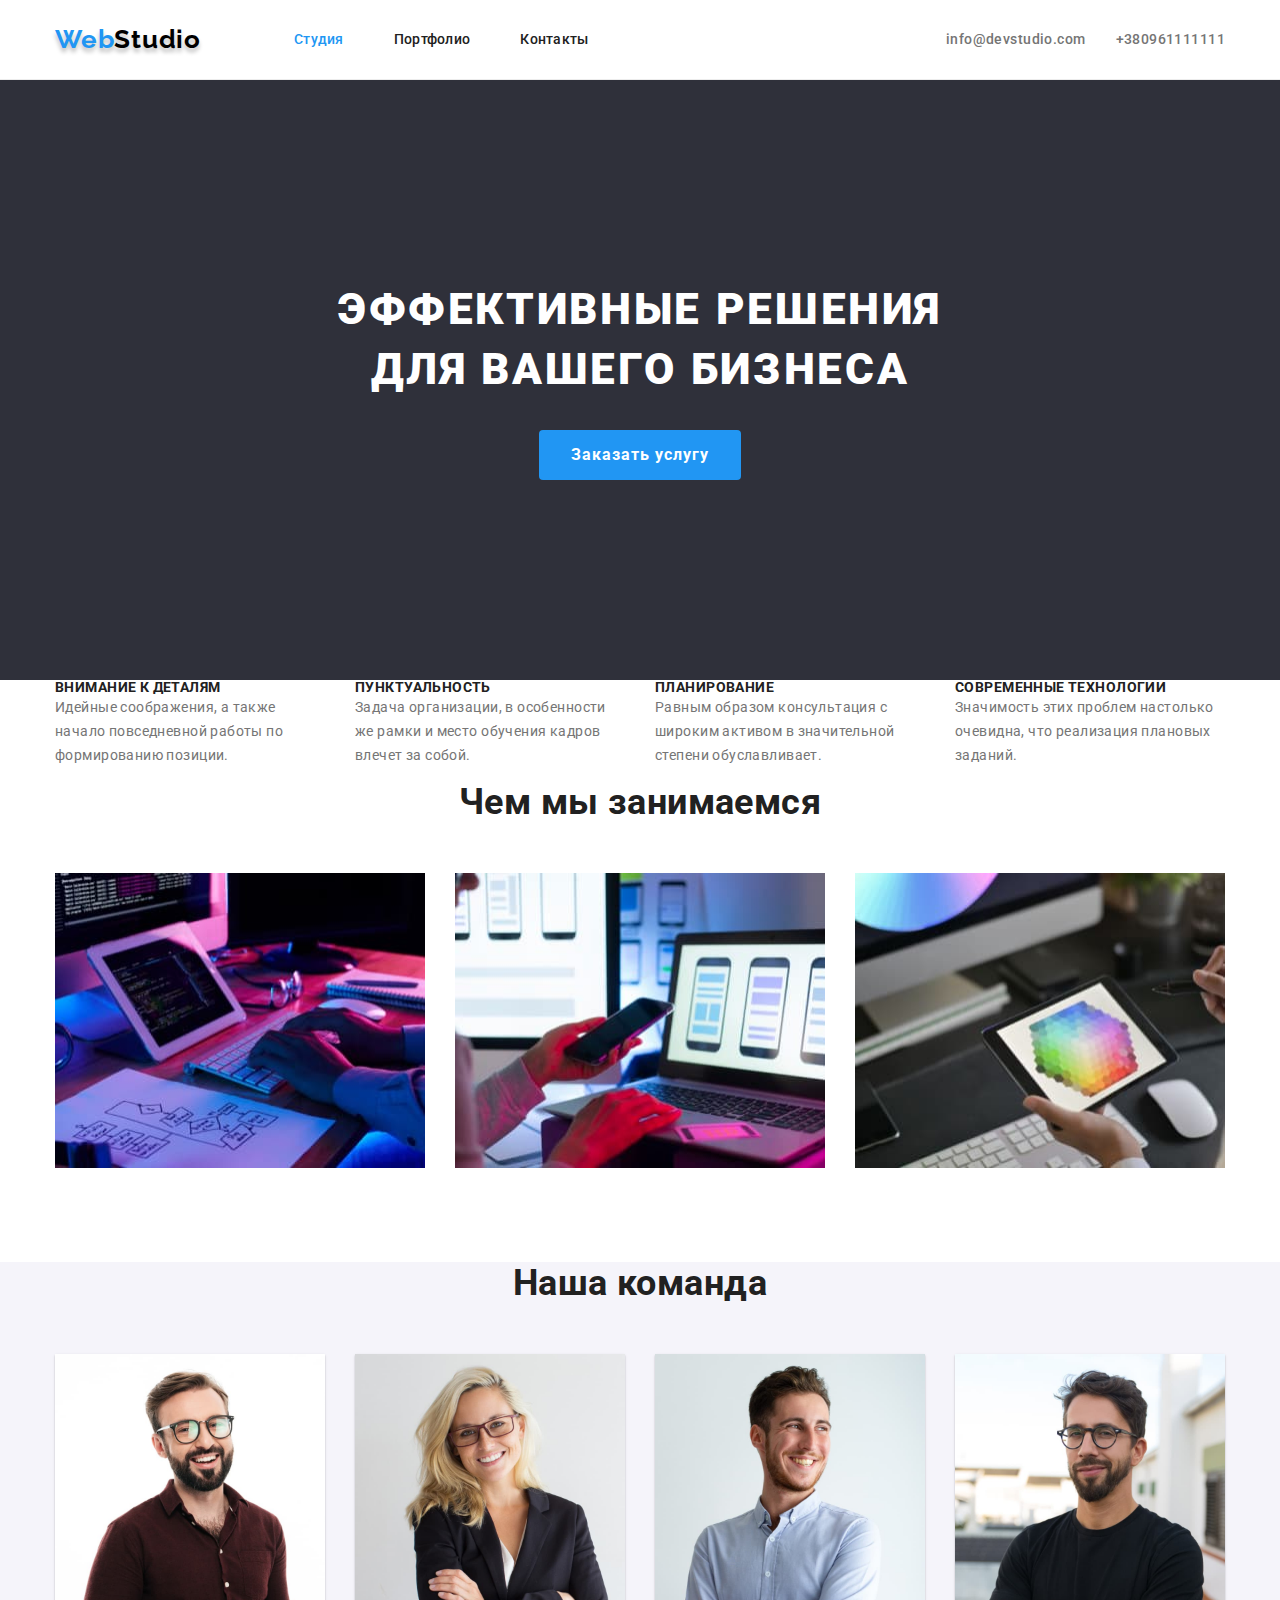
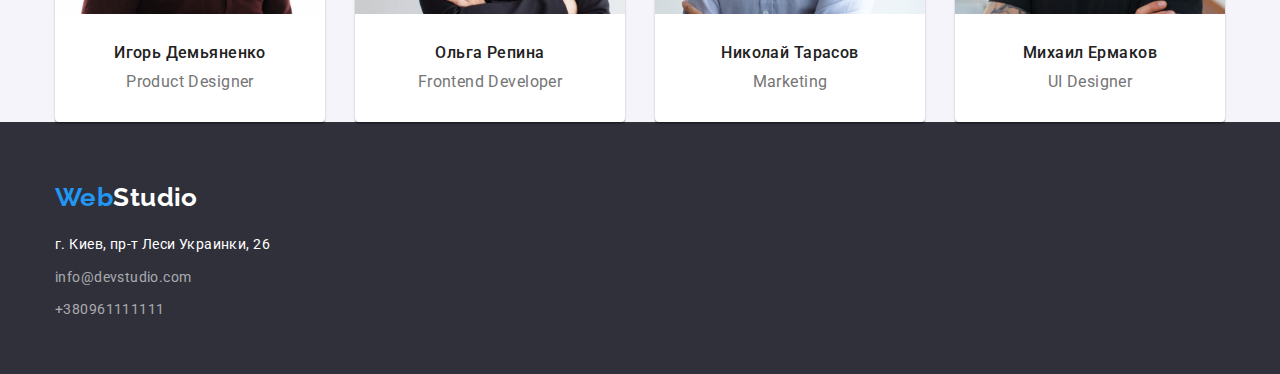
<file: index.html>
<!DOCTYPE html>
<html lang="ru">
  <head>
    <meta charset="UTF-8" />
    <meta http-equiv="X-UA-Compatible" content="IE=edge" />
    <meta name="viewport" content="width=device-width, initial-scale=1.0" />
    <title>ДЗ3</title>
    <link rel="preconnect" href="https://fonts.googleapis.com" />
    <link rel="preconnect" href="https://fonts.gstatic.com" crossorigin />
    <link
      href="https://fonts.googleapis.com/css2?family=Raleway:wght@700&family=Roboto:wght@400;500;700;900&display=swap"
      rel="stylesheet"
    />
    <link
      rel="stylesheet"
      href="https://cdn.jsdelivr.net/npm/modern-normalize@1.1.0/modern-normalize.min.css"
    />
    <link rel="stylesheet" href="./css/styles.css" />
  </head>
  <body>
    <!-- HEADER -->
    <header class="header">
      <div class="container page-header-container">
        <nav class="main-nav">
          <a href="./index.html" lang="en" class="logotype link"> Web<span>Studio</span> </a>
          <ul class="menu list">
            <li class="menu-item">
              <a class="menu-link link current" href="./index.html">Студия</a>
            </li>
            <li class="menu-item">
              <a class="menu-link link" href="./portfolio.html">Портфолио</a>
            </li>
            <li class="menu-item">
              <a class="menu-link link" href="">Контакты</a>
            </li>
          </ul>
        </nav>
        <ul class="contacts-list">
          <li class="contacts-item list">
            <a class="contacts-link link" href="mailto:info@devstudio.com">info@devstudio.com</a>
          </li>
          <li class="contacts-item list">
            <a class="contacts-link link" href="tel:+380961111111">+380961111111</a>
          </li>
        </ul>
      </div>
    </header>

    <!-- MAIN -->
    <main>
      <!--HERO-->
      <section class="hero section">
        <div class="container">
          <h1 class="hero-title">ЭФФЕКТИВНЫЕ РЕШЕНИЯ ДЛЯ ВАШЕГО БИЗНЕСА</h1>
          <button class="model-btn" type="button">Заказать услугу</button>
        </div>
      </section>

      <!--  advantages -->
      <section class="advantages section">
        <div class="container">
          <h2 class="advantages-main-title">Преимущества компании</h2>
          <ul class="advantages-list">
            <li class="advantages-item list">
              <h3 class="advantages-title">Внимание к деталям</h3>
              <p class="advantages-text">
                Идейные соображения, а также начало повседневной работы по формированию позиции.
              </p>
            </li>
            <li class="advantages-item list">
              <h3 class="advantages-title">Пунктуальность</h3>
              <p class="advantages-text">
                Задача организации, в особенности же рамки и место обучения кадров влечет за собой.
              </p>
            </li>
            <li class="advantages-item list">
              <h3 class="advantages-title">Планирование</h3>
              <p class="advantages-text">
                Равным образом консультация с широким активом в значительной степени обуславливает.
              </p>
            </li>
            <li class="advantages-item list">
              <h3 class="advantages-title">Современные технологии</h3>
              <p class="advantages-text">
                Значимость этих проблем настолько очевидна, что реализация плановых заданий.
              </p>
            </li>
          </ul>
        </div>
      </section>

      <!-- ABOUT -->
      <section class="about section">
        <div class="container">
          <h2 class="section-title">Чем мы занимаемся</h2>
          <ul class="about-list">
            <li class="about-item list">
              <img
                src="./images/img2.jpg"
                alt="разработка новых приложений"
                width="370"
                height="295"
              />
            </li>
            <li class="about-item list">
              <img src="./images/img3.jpg" alt="оформление" width="370" height="295" />
            </li>
            <li class="about-item list">
              <img src="./images/img1.jpg" alt="дизайн" width="370" height="295" />
            </li>
          </ul>
        </div>
      </section>

      <!-- EMPLOYEES -->
      <section class="employees section">
        <div class="container">
          <h2 class="section-title">Наша команда</h2>
          <ul class="employees-list">
            <li class="employees-item list border">
              <img src="./images/team1.jpg" alt="Сотрудник компании" width="270" height="260" />
              <h3 class="employees-secondary-title">Игорь Демьяненко</h3>
              <p class="employees-text" lang="en">Product Designer</p>
            </li>
            <li class="employees-item list border">
              <img src="./images/team2.jpg" alt="Сотрудник компании" width="270" height="260" />
              <h3 class="employees-secondary-title">Ольга Репина</h3>
              <p class="employees-text" lang="en">Frontend Developer</p>
            </li>
            <li class="employees-item list border">
              <img src="./images/team3.jpg" alt="Сотрудник компании" width="270" height="260" />
              <h3 class="employees-secondary-title">Николай Тарасов</h3>
              <p class="employees-text" lang="en">Marketing</p>
            </li>
            <li class="employees-item list border">
              <img src="./images/team4.jpg" alt="Сотрудник компании" width="270" height="260" />
              <h3 class="employees-secondary-title">Михаил Ермаков</h3>
              <p class="employees-text" lang="en">UI Designer</p>
            </li>
          </ul>
        </div>
      </section>
    </main>

    <!-- footer -->
    <footer class="footer">
      <div class="container">
        <a class="footer-logo link" href="./index.html" lang="en">Web<span>Studio</span></a>
        <address class="address">
          <ul class="footer-list">
            <li class="footer-item list">
              <a
                class="footer-link-map link"
                href="https://goo.gl/maps/3SvgbaE1MrVSddgA9"
                target="_blank"
                >г. Киев, пр-т Леси Украинки, 26</a
              >
            </li>
            <li class="footer-item list">
              <a class="footer-link link" href="mailto:info@devstudio.com">info@devstudio.com</a>
            </li>
            <li class="footer-item list">
              <a class="footer-link link" href="tel:+380961111111">+380961111111</a>
            </li>
          </ul>
        </address>
      </div>
    </footer>
  </body>
</html>
</file>
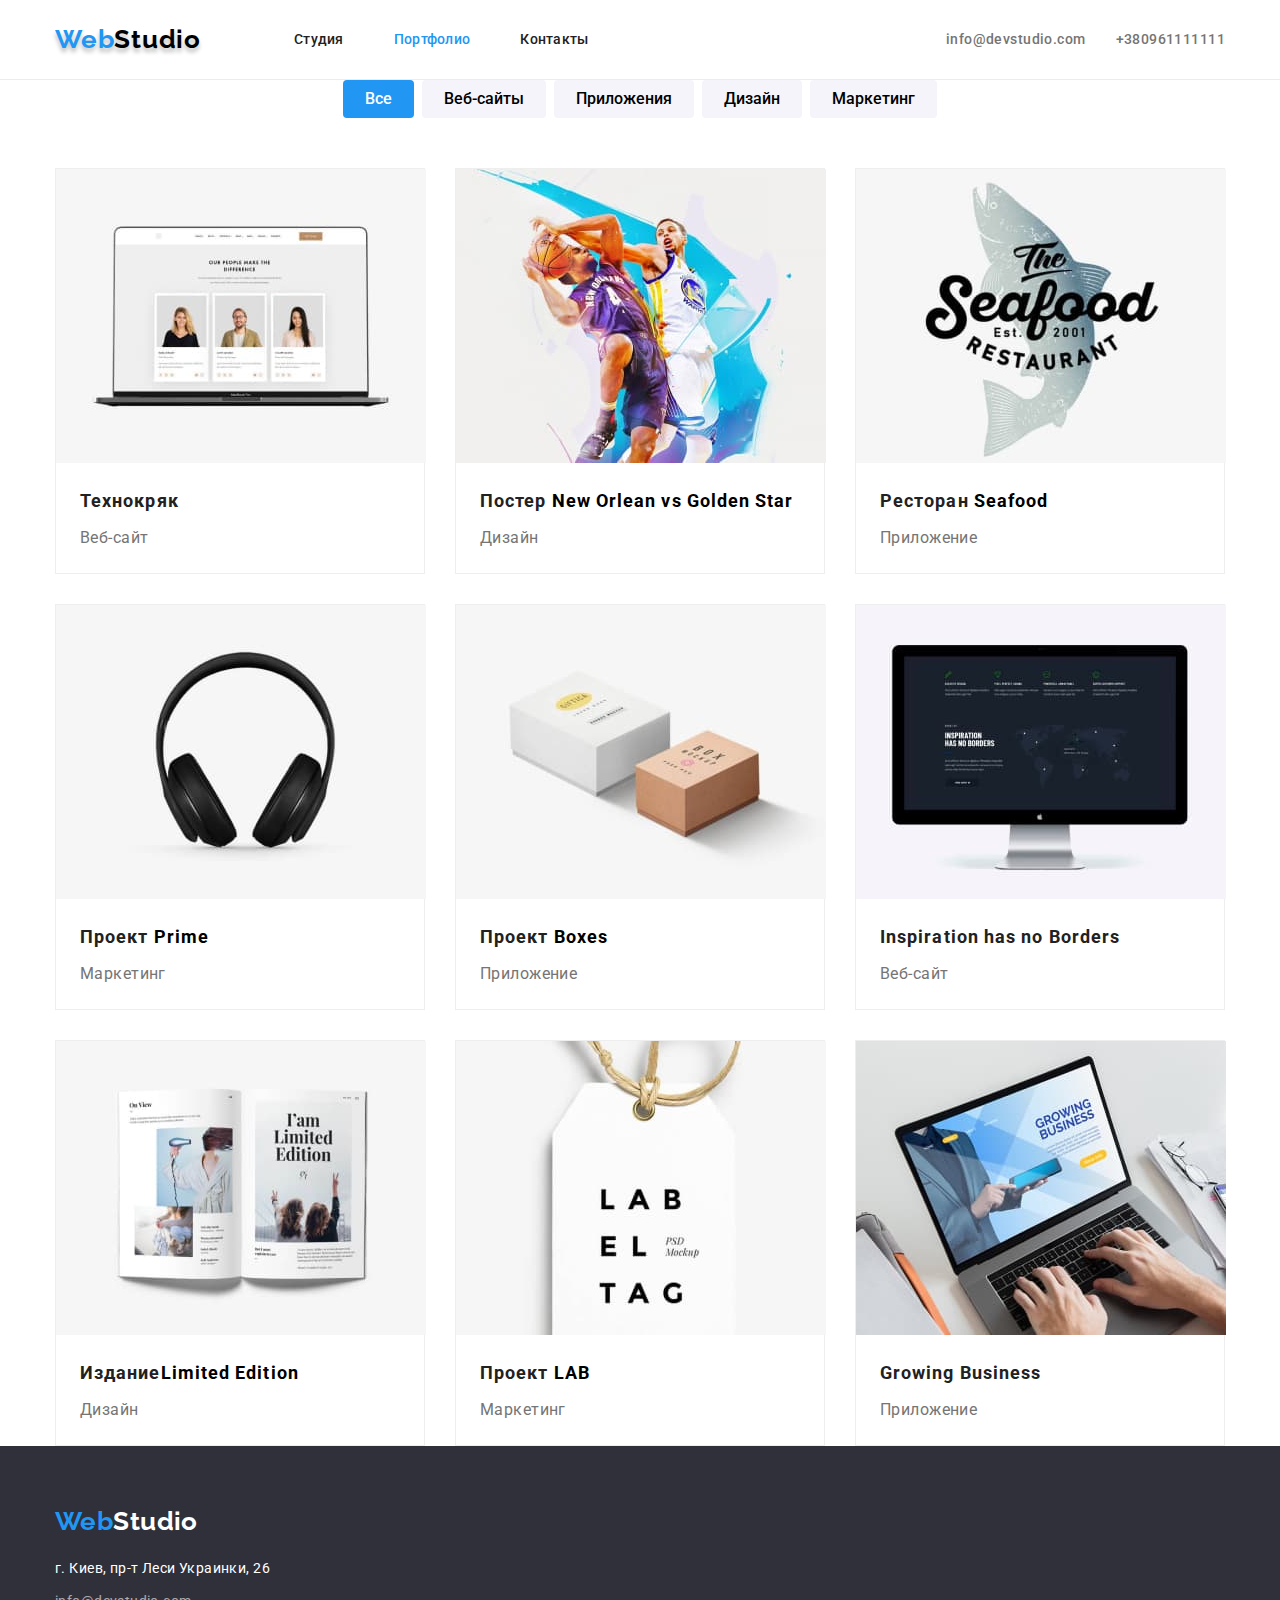
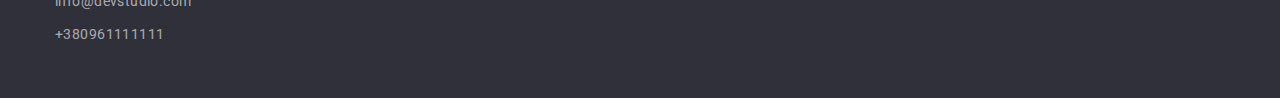
<file: portfolio.html>
<!DOCTYPE html>
<html lang="ru">
  <head>
    <meta charset="UTF-8" />
    <meta http-equiv="X-UA-Compatible" content="IE=edge" />
    <meta name="viewport" content="width=device-width, initial-scale=1.0" />
    <title>ДЗ3</title>
    <link rel="preconnect" href="https://fonts.googleapis.com" />
    <link rel="preconnect" href="https://fonts.gstatic.com" crossorigin />
    <link
      href="https://fonts.googleapis.com/css2?family=Raleway:wght@700&family=Roboto:wght@400;500;700;900&display=swap"
      rel="stylesheet"
    />
    <link
      rel="stylesheet"
      href="https://cdn.jsdelivr.net/npm/modern-normalize@1.1.0/modern-normalize.min.css"
    />
    <link rel="stylesheet" href="./css/styles.css" />
  </head>
  <body>
    <!-- HEADER -->
    <header class="header">
      <div class="container page-header-container">
        <nav class="main-nav">
          <a href="./index.html" lang="en" class="logotype link"> Web<span>Studio</span> </a>
          <ul class="menu list">
            <li class="menu-item">
              <a class="menu-link link" href="./index.html">Студия</a>
            </li>
            <li class="menu-item">
              <a class="menu-link link current" href="./portfolio.html">Портфолио</a>
            </li>
            <li class="menu-item">
              <a class="menu-link link" href="">Контакты</a>
            </li>
          </ul>
        </nav>
        <ul class="contacts-list">
          <li class="contacts-item list link-mail">
            <a class="contacts-link link" href="mailto:info@devstudio.com">info@devstudio.com</a>
          </li>
          <li class="contacts-item list">
            <a class="contacts-link link" href="tel:+380961111111">+380961111111</a>
          </li>
        </ul>
      </div>
    </header>

    <!-- MAIN -->
    <main>
      <section class="radio-btn section">
        <div class="container">
          <h1 class="btn-title">Портфолио робот</h1>
          <ul class="btn-list list">
            <li class="btn-item">
              <button type="button" class="page-btn current">Все</button>
            </li>
            <li class="btn-item">
              <button type="button" class="page-btn">Веб-сайты</button>
            </li>
            <li class="btn-item">
              <button type="button" class="page-btn">Приложения</button>
            </li>
            <li class="btn-item">
              <button type="button" class="page-btn">Дизайн</button>
            </li>
            <li class="btn-item">
              <button type="button" class="page-btn">Маркетинг</button>
            </li>
          </ul>

          <!-- ABOUT  -->

          <ul class="about-portfolio-list">
            <li class="about-portfolio-item list">
              <img src="./images/Portfolio/1.jpg" alt="Веб-сайт" weight="370" height="294" />
              <h2 class="portfolio-title">Технокряк</h2>
              <p class="portfolio-text">Веб-сайт</p>
            </li>

            <li class="about-portfolio-item list">
              <img src="./images/Portfolio/2.jpg" alt="Дизайн" width="370" height="294" />
              <h2 class="portfolio-title">
                Постер <span lang="en">New Orlean vs Golden Star</span>
              </h2>
              <p class="portfolio-text">Дизайн</p>
            </li>

            <li class="about-portfolio-item list">
              <img src="./images/Portfolio/3.jpg" alt="Приложение" width="370" height="294" />
              <h2 class="portfolio-title">Ресторан <span lang="en">Seafood</span></h2>
              <p class="portfolio-text">Приложение</p>
            </li>

            <li class="about-portfolio-item list">
              <img src="./images/Portfolio/4.jpg" alt="Маркетинг" width="370" height="294" />
              <h2 class="portfolio-title">Проект <span lang="en">Prime</span></h2>
              <p class="portfolio-text">Маркетинг</p>
            </li>

            <li class="about-portfolio-item list">
              <img src="./images/Portfolio/5.jpg" alt="Приложение" width="370" height="294" />
              <h2 class="portfolio-title">Проект <span lang="en">Boxes</span></h2>
              <p class="portfolio-text">Приложение</p>
            </li>

            <li class="about-portfolio-item list">
              <img src="./images/Portfolio/6.jpg" alt="Веб-сайт" width="370" height="294" />
              <h2 lang="en" class="portfolio-title">Inspiration has no Borders</h2>
              <p class="portfolio-text">Веб-сайт</p>
            </li>

            <li class="about-portfolio-item list">
              <img src="./images/Portfolio/7.jpg" alt="Дизайн" width="370" height="294" />
              <h2 class="portfolio-title">Издание<span lang="en">Limited Edition</span></h2>
              <p class="portfolio-text">Дизайн</p>
            </li>

            <li class="about-portfolio-item list">
              <img src="./images/Portfolio/8.jpg" alt="Маркетинг" width="370" height="294" />
              <h2 class="portfolio-title">Проект <span lang="en">LAB</span></h2>
              <p class="portfolio-text">Маркетинг</p>
            </li>

            <li class="about-portfolio-item list">
              <img src="./images/Portfolio/9.jpg" alt="Приложение" width="370" height="294" />
              <h2 lang="en" class="portfolio-title">Growing Business</h2>
              <p class="portfolio-text">Приложение</p>
            </li>
          </ul>
        </div>
      </section>
    </main>
    <!-- footer -->
    <footer class="footer">
      <div class="container">
        <a class="footer-logo link" href="./index.html" lang="en">Web<span>Studio</span></a>
        <address class="address">
          <ul class="footer-list">
            <li class="footer-item list">
              <a
                class="footer-link-map link"
                href="https://goo.gl/maps/3SvgbaE1MrVSddgA9"
                target="_blank"
                >г. Киев, пр-т Леси Украинки, 26</a
              >
            </li>
            <li class="footer-item list">
              <a class="footer-link link" href="mailto:info@devstudio.com">info@devstudio.com</a>
            </li>
            <li class="footer-item list">
              <a class="footer-link link" href="tel:+380961111111">+380961111111</a>
            </li>
          </ul>
        </address>
      </div>
    </footer>
  </body>
</html>
</file>
<file: css/styles.css>
:root {
  --primary-page-font: 'Roboto', sans-serif;
  --secondary-page-font: 'Raleway', sans-serif;
  --primary-page-color: #212121;
  --secondary-page-color: #757575;
  --accent-page-color: #2196f3;
  --secondary-accent-page-color: #fff;
}
h1,
h2,
h3,
h4,
p {
  margin-top: 0;
  margin-bottom: 0;
}

ul,
ol {
  margin-top: 0;
  margin-bottom: 0;
  padding-left: 0;
}

img {
  display: block;
}

.container {
  width: 1200px;
  margin: 0 auto;
  padding: 0 15px;
}

.icon.srction .section {
  padding-top: 94px;
  padding-bottom: 94px;
}

/* ================COMPONENTS================ */
body {
  font-family: var(--primary-page-font);
  font-size: 14px;
  letter-spacing: 0.03em;
  background-color: var(--secondary-accent-page-color);
}

.list {
  list-style: none;
}

.link {
  text-decoration: none;
}
/* ================HEADER================ */
.header {
  padding: 24px 0;
  border-bottom: 1px solid #ececec;
}
.page-header-container {
  display: flex;
  align-items: center;
}

.main-nav {
  display: flex;
  align-items: center;
}

.menu {
  display: flex;
  align-items: center;
}
.menu-item:not(:last-child) {
  margin-right: 50px;
}

.contacts-list {
  display: flex;
  align-items: center;
  margin-left: auto;
}

.contacts-item:not(:last-child) {
  margin-right: 30px;
}
.menu-link.link.current {
  color: var(--accent-page-color);
}

.logotype {
  margin-right: 93px;

  font-family: var(--secondary-page-font);
  font-weight: 700;
  font-size: 26px;
  line-height: 1.19;
  letter-spacing: 0.03em;

  color: var(--accent-page-color);

  text-shadow: 0px 4px 4px rgba(0, 0, 0, 0.25);
}
span {
  color: #000;
}

.menu-link {
  font-weight: 500;
  line-height: 1.15;
  letter-spacing: 0.02em;

  color: var(--primary-page-color);
}
.menu-link:hover,
.menu-link:focus {
  color: var(--accent-page-color);
}

.contacts-link {
  font-weight: 500;
  line-height: 1.71;
  color: var(--secondary-page-color);
}
.contacts-link:hover,
.contacts-link:focus {
  color: var(--accent-page-color);
  cursor: pointer;
}
/* ================/HEADER================ */
/* ================HERO================ */

.hero {
  text-align: center;
  padding-top: 200px;
  padding-bottom: 200px;
  background-color: #2f303a;
}

.hero-title {
  width: 696px;
  margin-bottom: 30px;
  margin-left: auto;
  margin-right: auto;

  font-weight: 900;
  font-size: 44px;
  line-height: 1.36;
  text-align: center;
  letter-spacing: 0.06em;
  text-transform: uppercase;
  color: var(--secondary-accent-page-color);
}
.model-btn {
  border: none;
  border-radius: 4px;
  padding: 10px 32px;

  font-family: inherit;
  background: #2196f3;
  font-weight: 700;
  font-size: 16px;
  line-height: 1.88;
  letter-spacing: 0.06em;
  cursor: pointer;
  color: var(--secondary-accent-page-color);
}
.model-btn:hover,
.contacts-link:focus {
  background: #188ce8;
  box-shadow: 0px 4px 4px rgba(0, 0, 0, 0.15);
  border-radius: 4px;
}
/* ================/HERO================ */
/* ================ADVANTEGES================ */

/* сховав заголовок */
.advantages-main-title {
  position: absolute;
  width: 1px;
  height: 1px;
  margin: -1px;
  border: 0;
  padding: 0;
  white-space: nowrap;
  clip-path: inset(100%);
  clip: rect(0 0 0 0);
  overflow: hidden;
}

.advantages-title {
  font-size: 14px;
  line-height: 1.14;
  text-transform: uppercase;
  color: var(--primary-page-color);
}
.advantages-list {
  /* background-color: #188CE8; */
  display: flex;
  justify-content: space-between;
}

.advantages-item {
  width: 270px;
  height: 101px;
}

.advantages-text {
  font-family: var(--primary-page-font);
  font-size: 14px;
  line-height: 1.71;

  letter-spacing: 0.03em;
  color: var(--secondary-page-color);
}
/* ================/ADVANTEGES================ */
/* ================ABOUT================ */

.about {
  padding-top: 0px;
  padding-bottom: 94px;
}
.about-list {
  display: flex;
  justify-content: space-between;
}

/* ================/ABOUT================ */
/* ================EMPLOYEES================ */
.employees {
  background-color: #f5f4fa;
}

.section-title {
  margin-bottom: 50px;
  font-size: 36px;
  line-height: 1.17;
  text-align: center;
  color: var(--primary-page-color);
}

.employees-list {
  display: flex;
  flex-wrap: wrap;
}

.employees-item:not(:nth-child(4n)) {
  margin-right: 30px;
}

/* рамка для працівників */
.border {
  background: #ffffff;
  /* material shadow v1 */

  box-shadow: 0px 1px 3px rgba(0, 0, 0, 0.12), 0px 1px 1px rgba(0, 0, 0, 0.14),
    0px 2px 1px rgba(0, 0, 0, 0.2);
  border-radius: 0px 0px 4px 4px;
}

.employees-secondary-title {
  padding-top: 30px;
  margin-bottom: 10px;

  font-weight: 500;
  font-size: 16px;
  line-height: 1.18;
  text-align: center;
  color: var(--primary-page-color);
}

.employees-text {
  padding-bottom: 30px;

  font-size: 16px;
  line-height: 1.18;
  text-align: center;
  color: var(--secondary-page-color);
}
/* ================/EMPLOYEES================ */

/* =======MAIN PAGE PORTFOLIO ======== */

/* СХОВАНИЙ ЗАОГОЛОВОК  */
.btn-title {
  position: absolute;
  width: 1px;
  height: 1px;
  margin: -1px;
  border: 0;
  padding: 0;
  white-space: nowrap;
  clip-path: inset(100%);
  clip: rect(0 0 0 0);
  overflow: hidden;
}

.btn-list {
  display: flex;
  justify-content: center;
  margin-bottom: 50px;
}

.btn-item:not(:last-child) {
  margin-right: 8px;
}

.page-btn {
  padding: 6px 22px;
  font-family: inherit;
  font-weight: 500;
  font-size: 16px;
  line-height: 1.62;
  text-align: center;
  background: #f5f4fa;
  border-radius: 4px;
  border: 0cm;
}
.page-btn.current {
  background-color: var(--accent-page-color);
  color: var(--secondary-accent-page-color);
}
.page-btn:hover,
.page-btn:focus {
  color: var(--secondary-accent-page-color);
  background: #2196f3;

  box-shadow: 0px 3px 1px rgba(0, 0, 0, 0.1), 0px 1px 2px rgba(0, 0, 0, 0.08),
    0px 2px 2px rgba(0, 0, 0, 0.12);
  border-radius: 4px;
  cursor: pointer;
}

.about-portfolio-list {
  display: flex;
  flex-wrap: wrap;
  gap: 30px;
}

.about-portfolio-item {
  width: 370px;
  background: #ffffff;
  border: 1px solid #eeeeee;
}
.portfolio-title {
  padding-top: 20px;
  margin-bottom: 4px;
  padding-left: 24px;
  padding-right: 24px;
  font-size: 18px;
  line-height: 2;
  letter-spacing: 0.06em;

  color: var(--primary-page-color);
}

.portfolio-text {
  padding-bottom: 20px;
  padding-left: 24px;
  padding-right: 24px;
  font-size: 16px;
  line-height: 1.88;

  color: var(--secondary-page-color);
}
/* =======/MAIN PAGE PORTFOLIO ======== */

/* ================/FOOTER================ */
.footer {
  padding-top: 60px;
  padding-bottom: 60px;
  height: 252px;

  background-color: #2f303a;
}

.footer-logo span {
  color: #fff;
}

.footer-item:not(:last-child) {
  margin-bottom: 9px;
}

.address {
  margin-top: 20px;

  font-style: normal;
}
.footer-logo {
  font-family: var(--secondary-page-font);
  font-weight: 700;
  font-size: 26px;
  line-height: 1.19;
  color: var(--accent-page-color);
}

.footer-link-map {
  font-weight: 400;
  line-height: 1.71;

  color: var(--secondary-accent-page-color);
}

.footer-link:focus,
.footer-link:hover {
  color: var(--accent-page-color);
}

.footer-link {
  font-weight: 400;
  line-height: 1.71;

  color: rgba(255, 255, 255, 0.6);
}
/* ================/FOOTER================ */
</file>
